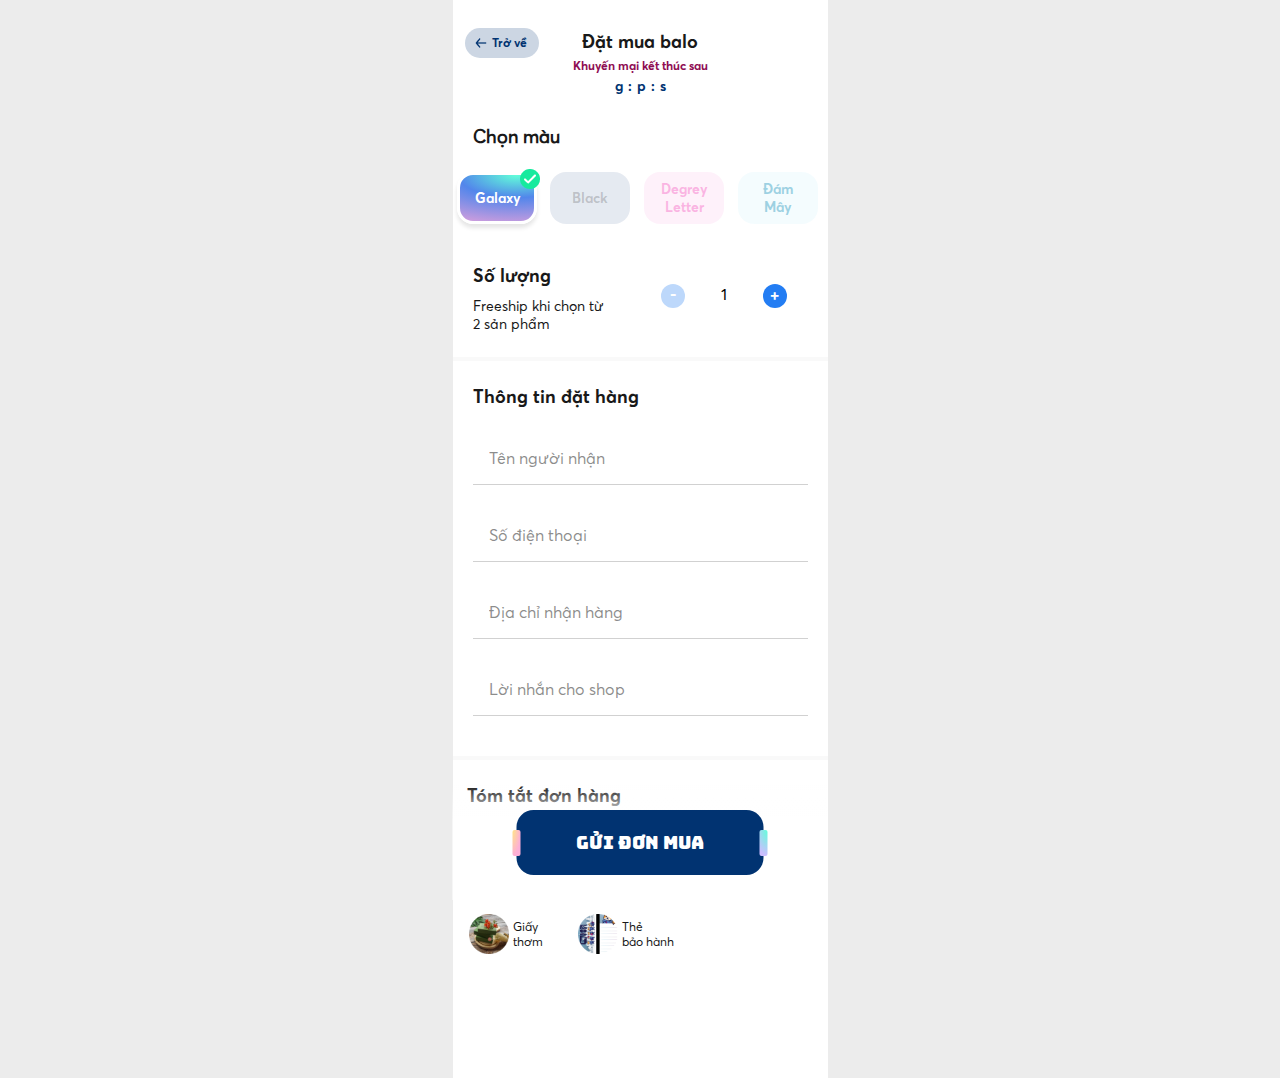
<file: booking.html>
<!DOCTYPE html>
<html>

<head>
    <meta charset="utf-8">
    <meta http-equiv="X-UA-Compatible" content="IE=edge">
    <title>Booking</title>
    <meta name="description" content="">
    <meta name="viewport" content="width=device-width, initial-scale=1">
    <link rel="stylesheet" type="text/css" href="css/style.css">
    <!-- Google Tag Manager -->
<script>(function(w,d,s,l,i){w[l]=w[l]||[];w[l].push({'gtm.start':
new Date().getTime(),event:'gtm.js'});var f=d.getElementsByTagName(s)[0],
j=d.createElement(s),dl=l!='dataLayer'?'&l='+l:'';j.async=true;j.src=
'https://www.googletagmanager.com/gtm.js?id='+i+dl;f.parentNode.insertBefore(j,f);
})(window,document,'script','dataLayer','GTM-NTM235M');</script>
<!-- End Google Tag Manager -->
</head>

<body>
    <section class="body">
        <div class="container-fuild">
            <section class="section-time-booking">
                <button onclick="redirect()" type="button">Trở về</button>
                <div class="time-booking-text">
                    <p class="text-1">Đặt mua balo</p>
                    <p class="text-2">Khuyến mại kết thúc sau</p>
                    <div class="booking-countdown">
                        <div class="hours-container">
                            <span class="hours time-block"></span><span class="hours-label time-label">g</span>
                        </div>
                        <p>:</p>
                        <div class="minutes-container">
                            <span class="minutes time-block"></span><span class="minutes-label time-label">p</span>
                        </div>
                        <p>:</p>
                        <div class="seconds-container">
                            <span class="seconds time-block"></span><span class="seconds-label time-label">s</span>
                        </div>
                    </div>
                </div>
            </section>
            <section class="section-form-booking">
                <div class="choose-color-title">
                    <p class="text-3">Chọn màu</p>
                </div>
                <form action="https://sheetdb.io/api/v1/czmocbd4epz3t" method="POST" id="form-buy">
                    <div class="choose-color mo-grid">
                        <button id="btn-galaxy" class="btn btn-galaxy active" type="button">Galaxy</button>
                        <button id="btn-black" class="btn btn-black" type="button">Black</button>
                        <button id="btn-degrey" class="btn btn-degrey" type="button">Degrey Letter</button>
                        <button id="btn-cloud" class="btn btn-cloud" type="button">Đám Mây</button>
                    </div>
                    <div class="number mo-grid">
                        <div class="number-text">
                            <p class="text-12">Số lượng</p>
                            <p class="text-13">Freeship khi chọn từ</p>
                            <p class="text-14">2 sản phẩm</p>
                        </div>
                        <div class="number-button">
                            <a class="btn-minus">-</a>
                            <span class="number-balo">1</span>
                            <a class="btn-plus">+</a>
                        </div>
                    </div>
                    <div class="infor-booking-title">
                        <p class="text-3">Thông tin đặt hàng</p>
                    </div>
                    <div class="input-booking">
                        <input name="data[source]" type="hidden" id="source" name="source" value="">
                        <input name="data[number]" type="hidden" id="number" name="number" value="1">
                        <input name="data[type]" type="hidden" id="pro-type" name="pro-type" value=" Galaxy ">
                        <input name="data[time]" type="hidden" id="time" name="time" value="">
                        <input name="data[name]" id="name" placeholder="Tên người nhận" required>
                        <input name="data[phone]" id="phone" minlength="10" pattern="[0-9]{10}" maxlength="10" placeholder="Số điện thoại"
                            required>
                        <input name="data[address]" id="address" placeholder="Địa chỉ nhận hàng" required>
                        <input name="data[message]" id="message" placeholder="Lời nhắn cho shop">
                    </div>
                    <section class="section-infor-booking">
                        <div class="summary-order">
                            <p class="text-4">Tóm tắt đơn hàng</p>
                        </div>
                        <div class="book-price mo-grid">
                            <div class="booking-name">
                                <p class="text-5">Balo DEGREY</p>
                            </div>
                            <div class="booking-price">
                                <p class="text-6">299k/ 1 chiếc</p>
                                <p class="text-7">*Chưa bao gồm phí ship</p>
                            </div>
                        </div>
                        <div class="gitf">
                            <p class="text-8">Được tặng</p>
                        </div>
                        <div class="gitf-detail">
                            <div class="gitf-1 mo-grid">
                                <figure>
                                    <img src="images/gift-1.png" alt="">
                                </figure>
                                <div class="gift-detail">
                                    <p class="text-8">Giấy</p>
                                    <p class="text-9">thơm</p>
                                </div>
                            </div>
                            <div class="gitf-2 mo-grid">
                                <figure>
                                    <img src="images/gift-2.png" alt="">
                                </figure>
                                <div class="gift-detail">
                                    <p class="text-10">Thẻ</p>
                                    <p class="text-11">bảo hành</p>
                                </div>
                            </div>
                        </div>
                    </section>
                    <section class="btn-buy-now section-send-order">
                        <button id="submit" class="submit" type="submit">GỬI ĐƠN MUA</button>
                    </section>
                </form>
            </section>
        </div>
    </section>
</body>
<!-- Google Tag Manager (noscript) -->
<noscript><iframe src="https://www.googletagmanager.com/ns.html?id=GTM-NTM235M"
height="0" width="0" style="display:none;visibility:hidden"></iframe></noscript>
<!-- End Google Tag Manager (noscript) -->
<script src="lib/jquery-3.3.1.min.js"></script>
<script>
    function redirect() {
        var utm_source = new URLSearchParams(window.location.search).get("utm_source");
        if (utm_source != null) {
            location.href = 'index.html?utm_source=' + utm_source;
        } else {
            location.href = 'index.html'
        }
    }
    $(".btn-plus").click(function () {
        number = $('.number-balo').text();
        var numberplus = (parseInt(number, 10) + 1);
        $(".number-balo").text(numberplus);
        document.getElementById("number").value = numberplus;
        if (numberplus > 1) {
            $(".text-6").text(numberplus * 299 + "k/ " + numberplus + " chiếc");
            $(".text-7").text("Freeship");
        }
    });
    $(".btn-minus").click(function () {
        number = $('.number-balo').text();
        if (number != "1") {
            var numberplus = (parseInt(number, 10) - 1);
            $(".number-balo").text(numberplus);
            document.getElementById("number").value = numberplus;
            if (numberplus == 1) {
                $(".text-6").text("299k/ 1 chiếc");
                $(".text-7").text("*Chưa bao gồm phí ship");
            } else {
                $(".text-6").text(numberplus * 299 + "k/ " + numberplus + " chiếc");
                $(".text-7").text("Freeship");
            }
        }
    });
    $(".btn-galaxy").click(function () {
        var check = $('.active').length
        var galaxy = document.querySelector('.btn-galaxy').classList.contains('active')
        var type = document.getElementById("pro-type").value;
        if (galaxy) {
            if (check > 1) {
                $('.btn-galaxy').removeClass('active');
                document.getElementById("pro-type").value = type.replace(" Galaxy ", "");
            }
        } else {
            $('.btn-galaxy').addClass('active');
            document.getElementById("pro-type").value = (type + " Galaxy ");
        }
    });
    $(".btn-black").click(function () {
        var check = $('.active').length
        var black = document.querySelector('.btn-black').classList.contains('active')
        var type = document.getElementById("pro-type").value;
        if (black) {
            if (check > 1) {
                $('.btn-black').removeClass('active');
                document.getElementById("pro-type").value = type.replace(" Black ", "");
            }
        } else {
            $('.btn-black').addClass('active');
            document.getElementById("pro-type").value = (type + " Black ");
        }
    });
    $(".btn-degrey").click(function () {
        var check = $('.active').length
        var degrey = document.querySelector('.btn-degrey').classList.contains('active')
        var type = document.getElementById("pro-type").value;
        if (degrey) {
            if (check > 1) {
                $('.btn-degrey').removeClass('active');
                document.getElementById("pro-type").value = type.replace(" Degrey Letter ", "");
            }
        } else {
            $('.btn-degrey').addClass('active');
            document.getElementById("pro-type").value = (type + " Degrey Letter ");
        }
    });
    $(".btn-cloud").click(function () {
        var check = $('.active').length
        var cloud = document.querySelector('.btn-cloud').classList.contains('active')
        var type = document.getElementById("pro-type").value;
        if (cloud) {
            if (check > 1) {
                $('.btn-cloud').removeClass('active');
                document.getElementById("pro-type").value = type.replace(" Đám Mây ", "");
            }
        } else {
            $('.btn-cloud').addClass('active');
            document.getElementById("pro-type").value = (type + " Đám Mây ");
        }
    });
    var today = new Date();
    var dd = String(today.getDate()).padStart(2, '0');
    var mm = String(today.getMonth() + 1).padStart(2, '0'); //January is 0!
    var yyyy = today.getFullYear();

    today = mm + '/' + dd + '/' + yyyy;
    document.getElementById("time").value = today;
    var form = document.getElementById('form-buy');
    form.addEventListener("submit", e => {
        e.preventDefault();
        var type = document.getElementById("pro-type").value
        document.getElementById("pro-type").value = type.replaceAll('  ', ',')
        var utm_source = new URLSearchParams(window.location.search).get("utm_source");
        if (utm_source != null) {
            document.getElementById("source").value = utm_source;
        }
        var namefb = document.getElementById("name").value;
        document.cookie = "namefb=" + namefb;
        var phonefb = document.getElementById("phone").value;
        document.cookie = "phonefb=" + phonefb;
        var addressfb = document.getElementById("address").value;
        document.cookie = "addressfb=" + addressfb;
        var typefb = document.getElementById("pro-type").value;
        document.cookie = "typefb=" + typefb;
        fetch(form.action, {
            method: "POST",
            body: new FormData(document.getElementById("form-buy")),
        }).then(
            response => response.json()
        ).then((html) => {
            document.getElementById("name").value = "";
            document.getElementById("phone").value = "";
            document.getElementById("address").value = "";
            document.getElementById("message").value = "";
            window.location.href = "thankyou.html";
        });
    });
</script>
<script>
    const countDownClock = (number = 100, format = 'seconds') => {

        const d = document;
        const hoursElement = d.querySelector('.hours');
        const minutesElement = d.querySelector('.minutes');
        const secondsElement = d.querySelector('.seconds');
        let countdown;
        convertFormat(format);


        function convertFormat(format) {
            switch (format) {
                case 'seconds':
                    return timer(number);
                case 'minutes':
                    return timer(number * 60);
                case 'hours':
                    return timer(number * 60 * 60);
            }
        }

        function timer(seconds) {
            const now = Date.now();
            const then = now + seconds * 1000;

            countdown = setInterval(() => {
                const secondsLeft = Math.round((then - Date.now()) / 1000);

                if (secondsLeft <= 0) {
                    clearInterval(countdown);
                    return;
                };

                displayTimeLeft(secondsLeft);

            }, 1000);
        }

        function displayTimeLeft(seconds) {
            hoursElement.textContent = Math.floor((seconds % 86400) / 3600);
            minutesElement.textContent = Math.floor((seconds % 86400) % 3600 / 60);
            secondsElement.textContent = seconds % 60 < 10 ? `0${seconds % 60}` : seconds % 60;
        }
    }
    /*
      start countdown
      enter number and format
      hours, minutes or seconds
    */
    countDownClock(3, 'hours');
</script>

</html>
</file>
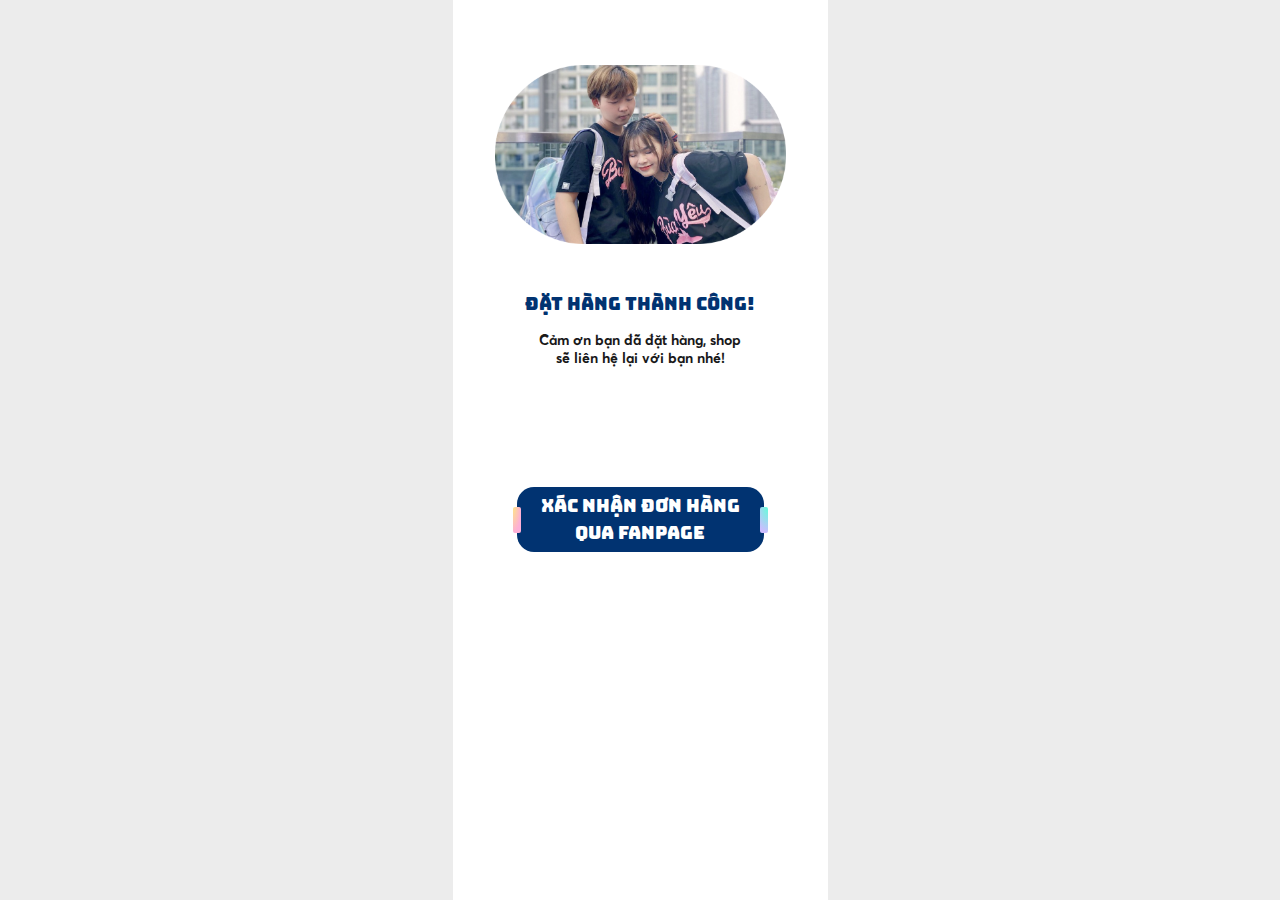
<file: thankyou.html>
<!DOCTYPE html>
<html>

<head>
    <meta charset="utf-8">
    <meta http-equiv="X-UA-Compatible" content="IE=edge">
    <title></title>
    <meta name="description" content="">
    <meta name="viewport" content="width=device-width, initial-scale=1">
    <link rel="stylesheet" href="lib/wowjs/animate.min.css">
    <link rel="stylesheet" type="text/css" href="css/style.css">
    <!-- Google Tag Manager -->
<script>(function(w,d,s,l,i){w[l]=w[l]||[];w[l].push({'gtm.start':
new Date().getTime(),event:'gtm.js'});var f=d.getElementsByTagName(s)[0],
j=d.createElement(s),dl=l!='dataLayer'?'&l='+l:'';j.async=true;j.src=
'https://www.googletagmanager.com/gtm.js?id='+i+dl;f.parentNode.insertBefore(j,f);
})(window,document,'script','dataLayer','GTM-NTM235M');</script>
<!-- End Google Tag Manager -->
</head>

<body>
    <section class="body">
        <div class="container-fuild">
            <section class="section-msg">
                <figure>
                    <img src="images/thankyou.png" alt="">
                </figure>
                <p class="text-1">Đặt hàng thành công!</p>
                <p class="text-2">Cảm ơn bạn đã đặt hàng, shop sẽ liên hệ lại với bạn nhé!</p>
            </section>
            <section class="btn-buy-now section-share">
                <button id="home" class="home" onclick="inbox()" type="button">Xác nhận đơn hàng qua Fanpage</button>
            </section>
        </div>
    </section>
</body>
<!-- Google Tag Manager (noscript) -->
<noscript><iframe src="https://www.googletagmanager.com/ns.html?id=GTM-NTM235M"
height="0" width="0" style="display:none;visibility:hidden"></iframe></noscript>
<!-- End Google Tag Manager (noscript) -->
<script src="lib/wowjs/wow.min.js"></script>
<script>
    new WOW().init();
    function inbox() {
        var allcookies = document.cookie;
        cookiearray = allcookies.split(';');
        for (var i = 0; i < cookiearray.length; i++) {
            if (cookiearray[i].includes("namefb")) {
                namefb = cookiearray[i].split('=')[1];
            }
            if (cookiearray[i].includes("phonefb")) {
                phonefb = cookiearray[i].split('=')[1];
            }
            if (cookiearray[i].includes("addressfb")) {
                addressfb = cookiearray[i].split('=')[1];
            }
            if (cookiearray[i].includes("typefb")) {
                typefb = cookiearray[i].split('=')[1];
            }
        }
        location.href = 'https://m.me/533904126981650/?ref=Balo-Degrey.' + namefb + '.' + phonefb + '.' + addressfb + '.' + typefb + '.';
    }
</script>

</html>
</file>
<file: css/style.css>
/* #region GLOBAL*/
@font-face {
  font-family: "Bungee";
  src: url("../fonts/Bungee-Regular.ttf") format("truetype");
  font-weight: normal;
  font-style: normal;
  font-display: swap;
}
@font-face {
  font-family: "AvertaRegular";
  src: url("../fonts/Averta-Regular.otf") format("truetype");
  font-weight: normal;
  font-style: normal;
  font-display: swap;
}
@font-face {
  font-family: "AvertaBold";
  src: url("../fonts/Averta-Bold.otf") format("truetype");
}
html,
body {
  color: #000;
  font-family: "AvertaRegular", sans-serif;
  margin: 0;
  padding: 0;
  background: #ececec;
}

body * {
  outline: none;
}

h1,
h2,
h3,
h4,
h5,
h6 {
  color: unset;
  display: unset;
  font-family: unset;
  font-size: unset;
  font-weight: unset;
  margin: 0;
  padding: 0;
}

a {
  color: #2a2a2a;
  text-decoration: none;
}

a:hover,
a:focus,
a:active {
  text-decoration: none;
  color: #183885;
  outline: none;
  -webkit-transition: all 100ms ease 0s;
  -moz-transition: all 100ms ease 0s;
  -o-transition: all 100ms ease 0s;
  transition: all 100ms ease 0s;
}
figure {
  margin: 0;
}
p {
  margin: 0;
}
.container-fuild {
  height: 100vh;
  background: #fff;
}
.owl-carousel {
  -ms-touch-action: pan-y;
  touch-action: pan-y;
}
.owl-nav .fa,
.slider-controls .fa {
  position: absolute;
  top: 50%;
  transform: translateY(-50%);
  width: 32px;
  height: 32px;
  background: rgba(0, 0, 0, 0.5);
  border-radius: 50%;
  text-align: center;
  line-height: 1.9;
  color: #fff;
  z-index: 10;
}
.owl-nav .owl-prev .fa,
.slider-controls .slider-left .fa,
.slider-controls .slider-left-1 .fa,
.slider-controls .slider-left-2 .fa,
.slider-controls .slider-left-4 .fa,
.slider-controls .slider-left-3 .fa {
  left: 0;
}
.owl-nav .owl-next .fa,
.slider-controls .slider-right .fa,
.slider-controls .slider-right-1 .fa,
.slider-controls .slider-right-2 .fa,
.slider-controls .slider-right-4 .fa,
.slider-controls .slider-right-3 .fa {
  right: 0;
}
.owl-dots {
  position: absolute;
  bottom: -20px;
  left: 50%;
  transform: translateX(-50%);
  display: inline-flex;
}
.owl-dots .owl-dot span {
  width: 8px;
  height: 8px;
  background: rgba(1, 51, 113, 0.2);
  display: block;
  border-radius: 50%;
  margin: 0 8px;
}
.owl-dots .owl-dot.active span {
  background: #013371;
}
/*#endregion */

/* #region INFOR*/
.section-infor {
  background: url(../images/bg-infor.png) #dcf0ff no-repeat top center;
  text-align: center;
}
.infor-text {
  padding-top: 80px;
}
.infor-text .infor-text-1 {
  line-height: 1.4;
}
.infor-text .infor-text-1 p {
  font-size: 16px;
  color: #013371;
  font-family: "Bungee";
}
.infor-text .infor-text-2 {
  margin-top: 10px;
}
.infor-text .infor-text-2 p {
  color: #8f0e54;
  font-size: 30px;
  font-family: "AvertaBold";
  font-weight: 800;
}
.infor-text .infor-text-2 span {
  color: #013371;
}
.infor-image {
  margin: 15px 0;
}
.infor-image img {
  animation: 1s ease 0s normal both 1 running zoomIn;
  width: 276px;
}
.buy-now {
  margin-top: -25px;
  padding-bottom: 65px;
}
.buy-now .price span.unit {
  font-size: 21px;
}
.buy-now .price span {
  font-family: "AvertaBold";
  font-weight: 800;
  font-size: 30px;
  color: #013371;
  text-shadow: 1px 2px 2px #f5a595;
  position: relative;
  display: inline-block;
}
.buy-now .price .only {
  font-family: "AvertaBold";
  font-weight: 700;
  font-size: 12px;
  color: #013371;
  position: absolute;
  left: -20px;
  top: -5px;
  text-shadow: none;
}
.btn-buy-now {
  margin-top: 15px;
}
.btn-buy-now button {
  font-family: "Bungee";
  width: 247px;
  height: 65px;
  background: #013371;
  border-radius: 17px;
  border: navajowhite;
  font-size: 18px;
  color: #fff;
  position: relative;
  cursor: pointer;
}
.btn-buy-now button::after {
  position: absolute;
  width: 8px;
  height: 26px;
  display: block;
  right: -4px;
  top: 50%;
  background: radial-gradient(
    163.52% 100% at 100% 0%,
    #62ffd9 0%,
    #ccbdff 100%
  );
  border-radius: 2px;
  transform: translateY(-50%);
  content: "";
}
.btn-buy-now button::before {
  position: absolute;
  width: 8px;
  height: 26px;
  display: block;
  left: -4px;
  top: 50%;
  background: radial-gradient(100% 100% at 0% 0%, #ffe587 0%, #fdafd6 100%);
  border-radius: 2px;
  transform: translateY(-50%);
  content: "";
}
.btn-content {
  position: relative;
  display: inline-block;
}
.btn-buy-now img {
  position: absolute;
  left: -22px;
  bottom: -42px;
  transform: rotate(40deg);
}
.user-buy {
  margin-top: 15px;
}
.user-buy p {
  font-size: 14px;
  color: #8f0e54;
  font-family: "AvertaBold";
  font-weight: 700;
}
/*#endregion */

/* #region TEMPLATE*/
.section-template {
  text-align: center;
  padding-top: 35px;
  background: #dcf0ff;
  position: relative;
  overflow: hidden;
}
.section-template::after {
  position: absolute;
  content: "";
  width: 158px;
  height: 158px;
  right: -130px;
  top: 3%;
  background: radial-gradient(
    163.52% 100% at 100% 0%,
    #62ffd9 0%,
    #ccbdff 100%
  );
  border-radius: 50%;
}
.section-template::before {
  position: absolute;
  content: "";
  width: 122px;
  height: 122px;
  left: -103px;
  bottom: 40%;
  background: radial-gradient(
    163.52% 100% at 100% 0%,
    #62ffd9 0%,
    #ccbdff 100%
  );
  border-radius: 50%;
}
.template-text {
  line-height: 1.3;
}
.template-text p {
  font-size: 28px;
  color: #013371;
  font-family: "AvertaBold";
  font-weight: 800;
}
.template-image {
  position: relative;
}
.template-image img {
  width: 263px;
}
.play-boy {
  position: absolute;
  right: 20px;
  bottom: 45px;
}
/*#endregion */

/* #region CHOOSE*/
.section-choose {
  text-align: center;
  background: #dcf0ff;
  padding-bottom: 45px;
}
.section-choose .owl-stage {
    height: 350px !important;
    overflow: hidden !important;
}
.choose-title {
  display: inline-block;
  margin: auto;
}
.choose-title p {
  background: url(../images/choose-point.png) #dcf0ff no-repeat left center;
  font-size: 14px;
  color: #013371;
  padding-left: 20px;
  font-family: "AvertaBold";
  font-weight: 600;
}
.nav-pills-primary.choose-color {
  padding: 0;
  display: inline-flex;
  border: 0;
  text-align: center;
}
.nav-pills-primary li {
  list-style-type: none;
}
.nav-pills-primary .nav-link {
  border: 2px solid #fff;
  width: 22px;
  height: 22px;
  display: block;
  border-radius: 50%;
  margin: 0 20px;
  transition: width 0.3s, height 0.3s;
  cursor: pointer;
}
.nav-pills-primary .nav-link.nav-degrey {
  background: url(../images/logo-degrey.png) #fff no-repeat 2px center;
  background-size: 17px;
}
.nav-pills-primary .select-tab .nav-link {
  width: 34px;
  height: 34px;
  margin-top: -6px;
}
.nav-pills-primary .select-tab .nav-link.nav-degrey {
  background: url(../images/logo-degrey.png) #fff no-repeat 6px center;
  background-size: 20px;
  border: 2px solid #64cbec;
}
.nav-pills-primary .nav-link.nav-galaxy {
  background: radial-gradient(
    163.52% 100% at 100% 0%,
    #62ffd9 0%,
    #5286eb 53.59%,
    #e9a2da 94.48%
  );
}
.nav-pills-primary .nav-link.nav-balck {
  background: #494949;
}
.tab-content .tab-pane {
  padding: 0 16px;
}
.tab-content .tab-pane p {
  font-size: 22px;
  color: #013371;
  font-family: "AvertaBold";
  font-weight: 700;
  text-shadow: 2px 1px 1px #90aaf4;
  padding: 30px 0;
}
.tab-content .tab-pane p.text-10 {
  color: #494949;
  text-shadow: none;
}
.tab-content .tab-pane p.text-30 {
  color: #f35dbd;
  text-shadow: none;
}
.tab-content .tab-pane p.text-30 span {
  color: #5c6bed;
}
.items-galaxy-all,
.items-black-all,
.items-degrey-all,
.items-cloud-all,
.custom-image-list {
  position: relative;
  padding-bottom: 16px;
}
.items-galaxy,
.items-black,
.items-cloud,
.items-degrey {
  display: inline-block !important;
  width: 100%;
  clear: both;
}
.item-product a {
  display: block !important;
}
.thumbnail-items-galaxy,.thumbnail-items-black,.thumbnail-items-degrey,.thumbnail-items-cloud{
  display: none !important;
}
.thumbnail-items-galaxy .active.center .item-product img,
.thumbnail-items-black .active.center .item-product img,
.thumbnail-items-degrey .active.center .item-product img,
.thumbnail-items-cloud .active.center .item-product img,
.thumbnail-items-custom .active.center .item-custom-image img {
  border: 2px solid #f778ca;
}
.thumbnail-items-galaxy .item-product img,
.thumbnail-items-black .item-product img,
.thumbnail-items-degrey .item-product img,
.thumbnail-items-cloud .item-product img,
.thumbnail-items-custom .item-custom-image img {
  height: 68px;
  object-fit: cover;
  border-radius: 8px;
  border: 2px solid #fff;
}
.item-product img {
  height: 350px;
  object-fit: cover;
}
.disabled {
  display: none;
}
/*#endregion */

/* #region FEATURE*/
.section-feature {
  text-align: center;
  padding-top: 56px;
  background: #dcf0ff;
  position: relative;
  background: url(../images/bg-sale-1.png) #dcf0ff no-repeat bottom center;
}
.section-feature::after {
  position: absolute;
  content: "";
  width: 36px;
  height: 92px;
  right: 0;
  top: 2%;
  background: url(../images/bg-feature-1.png) no-repeat top right;
}
.section-feature::before {
  position: absolute;
  content: "";
  width: 229px;
  height: 460px;
  left: 0;
  top: 10%;
  background: url(../images/bg-feature-2.png) no-repeat top left;
  z-index: 0;
}
.feature-text {
  line-height: 1.3;
  margin-bottom: 12px;
}
.feature-text p {
  font-size: 28px;
  color: #013371;
  font-family: "AvertaBold";
  font-weight: 800;
}
.feature-item {
  margin: 16px;
  background: #fff;
  border-radius: 16px;
  text-align: center;
  height: 307px;
  position: relative;
}
.feature-item:first-child {
  position: relative;
}
.my-eye {
  position: absolute;
  right: 0;
  top: -83px;
}
.feature-item figure {
  position: relative;
  display: inline-block;
}
.feature-item .star {
  position: absolute;
  top: -7px;
  right: 0;
}
.feature-item:last-child {
  margin-bottom: 0;
}
.feature-item img {
  margin: 25px 0 23px;
  width: 129px;
}
.star img {
  width: 47px;
}
.feature-title p {
  color: #8f0e54;
  font-size: 22px;
  font-family: "AvertaBold";
  font-weight: 700;
  margin-bottom: 16px;
}
.feature-detail {
  padding: 0 10%;
}
.feature-detail p {
  font-size: 16px;
  font-family: "AvertaRegular";
  font-weight: 700;
  color: #013371;
}
/*#endregion */

/* #region SALE*/
.section-sale {
  background: url(../images/bg-sale.png) #ffebee no-repeat top center;
  text-align: center;
  padding-top: 74px;
  height: 800px;
}
.sale-title {
  line-height: 1.6;
  margin-bottom: 45px;
}
.sale-title p {
  font-family: "Bungee";
  font-size: 22px;
  color: #ffe587;
}
.sale-title p.text-20 {
  color: #013371;
  font-size: 16px;
}

.sale-items {
  margin: 0 26px;
  border: 1px solid rgba(255, 255, 255, 0.5);
  border-radius: 18px;
  padding: 24px;
}
.mo-grid {
  display: grid;
}
.sale-items {
  margin-bottom: 64px;
}
.sale-items img {
  width: 82px;
}
.sale-item {
  grid-template-columns: max-content auto;
  grid-gap: 12px;
  position: relative;
}
.sale-item::after {
  position: absolute;
  content: "";
  left: -36px;
  top: 50%;
  transform: translateY(-50%);
  width: 24px;
  height: 24px;
  background: #fff;
  opacity: 0.2;
  border-radius: 50%;
}
.sale-item figure {
  position: relative;
}
.sale-item figure:after {
  position: absolute;
  content: "";
  left: -25px;
  top: 50%;
  transform: translateY(-50%);
  width: 2px;
  height: 8px;
  background: #fff;
}
.sale-item figure:before {
  position: absolute;
  content: "";
  left: -28px;
  top: 50%;
  transform: translateY(-50%);
  width: 8px;
  height: 2px;
  background: #fff;
}
.sale-item-text {
  text-align: left;
  position: relative;
}
.sale-item-text p {
  position: absolute;
  top: 50%;
  transform: translateY(-50%);
  width: 75%;
}
.sale-item-text p {
  font-family: "AvertaBold";
  font-weight: 800;
  font-size: 16px;
  color: #fff;
}
.sale-item.mo-grid:first-child {
  margin-bottom: 20px;
}
.sale-time-title p {
  font-family: "AvertaBold";
  font-weight: 800;
  font-size: 22px;
  color: #ffe587;
}
.sale-cost .text-24 {
  font-size: 30px;
  text-align: center;
  text-decoration-line: line-through;
  color: #013371;
}
.sale-cost span {
  font-size: 21px;
  text-align: center;
  text-decoration-line: line-through;
  color: #013371;
}
.sale-price .text-25 {
  font-size: 30px;
  text-align: center;
  color: #ffffff;
  font-family: "AvertaBold";
  font-weight: 800;
  text-shadow: 1px 2px 2px #013371;
}
.sale-price span {
  font-size: 21px;
  text-align: center;
  color: #ffffff;
  font-family: "AvertaBold";
  font-weight: 800;
  text-shadow: 1px 2px 2px #013371;
}
.sale-discount p {
  font-family: "Bungee";
  font-size: 14px;
  text-align: center;
  color: #8f0e54;
  line-height: 1;
}
.sale-discount {
  background: #ffe587;
  border-radius: 9px;
  padding: 4px 4px 4px 8px;
  position: absolute;
  right: -5px;
  top: -10px;
}
.sale-all-price {
  display: inline-flex;
  position: relative;
  padding-right: 40px;
}
.sale-cost {
  display: block ruby;
  margin-right: 10px;
}
.sale-price {
  display: block ruby;
}
.sale-booking {
  margin-bottom: 38px;
  margin-top: 10px;
}
.product-buy p {
  font-family: "AvertaBold";
  font-weight: 600;
  font-size: 14px;
  color: #ffffff;
}

.sale-countdown {
  text-align: center;
  display: inline-flex;
  margin: 24px 0 45px;
}

.sale-countdown .time-block {
  width: 46px;
  height: 46px;
  background: #fff;
  text-align: center;
  line-height: 2;
  border-radius: 4px;
  font-weight: 800;
  font-size: 22px;
  color: #013371;
  font-family: "AvertaBold";
}
.sale-countdown p {
  font-weight: 800;
  font-size: 22px;
  color: #ffffff;
  padding-top: 6px;
  margin: 0 20px;
  font-family: "AvertaBold";
}
.sale-countdown .time-label {
  font-size: 18px;
  color: #000000;
  margin-top: 8px;
}
/*#endregion */

/* #region FEEDBACK*/
.section-feedback {
  padding: 48px 0 155px;
  background: url(../images/bg-feedback.png) #fff no-repeat bottom center;
  text-align: center;
  position: relative;
}
.section-feedback::after {
  position: absolute;
  content: "";
  width: 45px;
  height: 110px;
  right: 0;
  top: -2%;
  background: url(../images/feed-item-1.png) no-repeat top right;
}
.section-feedback::before {
  position: absolute;
  content: "";
  width: 49px;
  height: 86px;
  left: 0;
  top: 8%;
  background: url(../images/feed-item-2.png) no-repeat top right;
}
.feedback-title p {
  font-family: "AvertaBold";
  font-weight: 800;
  font-size: 28px;
  color: #8f0e54;
}
.feedback-title {
  padding: 0 20%;
  margin-bottom: 40px;
}
.image-list {
  text-align: center;
}
.image-list img {
  width: 230px !important;
  margin: auto;
}
.image-list .owl-nav .owl-prev .fa {
  left: 24px;
}
.image-list .owl-nav .owl-next .fa {
  right: 24px;
}
.items-image,
.items-custom-image {
  display: inline-block !important;
  width: 100%;
  clear: both;
}
.items-custom-image a {
  display: block !important;
}
.items-custom-image img {
  height: 350px;
  object-fit: cover;
}
.custom-image p {
  font-family: "AvertaBold";
  font-weight: 600;
  font-size: 14px;
  color: #8f0e54;
}
.custom-image {
  margin: 48px 0 26px;
}
.custom-items-all {
  padding: 0 16px;
}
.custom-image-list {
  position: relative;
}
.custom-image-list::after {
  position: absolute;
  content: "";
  width: 85px;
  height: 91px;
  right: -16px;
  bottom: -60%;
  background: url(../images/feed-item-3.png) no-repeat top right;
}
.custom-image-list::before {
  position: absolute;
  content: "";
  width: 40px;
  height: 40px;
  left: 8%;
  bottom: -53%;
  background: url(../images/feed-item-4.png) no-repeat top right;
}
/*#endregion */

/* #region CHECK*/
.section-check {
  text-align: center;
  position: relative;
  background: #fff;
}
.section-check::before {
  position: absolute;
  content: "";
  width: 16px;
  height: 106px;
  right: 0;
  top: 10%;
  background: url(../images/check-1.png) no-repeat right center;
}
.check-booking {
  padding: 220px 0 89px;
  margin: 0;
}
.check-sale {
  position: absolute;
  top: -4%;
  left: 50%;
  transform: translateX(-50%);
}
.check-sale img {
  width: 209px;
}
.check-detail {
  padding: 0 60px;
}
.check-detail p {
  font-family: "AvertaBold";
  font-weight: 700;
  font-size: 16px;
  color: #013371;
}
.check-item {
  padding-bottom: 40px;
}
.check-item img {
  width: 48px;
}
/*#endregion */

/* #region FOOTER*/
.section-footer {
  background: url(../images/bg-footer.png) #fff no-repeat top center;
  padding: 140px 16px 165px;
  position: relative;
}

.slogan-title {
  font-family: "Bungee";
  font-size: 32px;
  color: #013371;
  line-height: 1;
}
.slogan-detail {
  font-family: "AvertaBold";
  font-weight: 700;
  font-size: 14px;
  color: #013371;
  margin: 8px 0 50px;
}
.address-title {
  font-family: "Bungee";
  font-size: 18px;
  color: #013371;
  line-height: 1;
}
.address-detail {
  font-family: "AvertaBold";
  font-weight: 700;
  font-size: 14px;
  color: #013371;
  margin: 8px 0 25px;
}
.phone-title {
  font-family: "Bungee";
  font-size: 18px;
  color: #8f0e54;
  line-height: 1;
}
.phone-detail {
  font-family: "AvertaBold";
  font-weight: 700;
  font-size: 14px;
  color: #013371;
  margin: 8px 0 25px;
}
.call-action {
  grid-template-columns: max-content auto max-content;
  position: fixed;
  width: 100%;
  left: 0;
  background: rgba(0, 0, 0, 0);
  bottom: 0;
  z-index: 1;
}
.now-order img {
  width: 210px;
  padding-top: 5px;
  display: none;
  transition: all 0.1s ease-in-out;
  animation: 1s ease 0s normal both 1 running zoomIn;
  margin: auto;
}
.now-order figure.msg-active img {
  display: block;
}
/*#endregion */

/* #region BOOKING*/

.section-time-booking button {
  font-family: "AvertaBold";
  font-weight: 700;
  font-size: 12px;
  color: #013371;
  border: none;
  padding: 7px 12px 8px 27px;
  border-radius: 15px;
  position: absolute;
  top: 28px;
  cursor: pointer;
  font-family: "AvertaBold";
  background: url(../images/back.png) #ccd6e3 no-repeat 10px center;
}
.section-time-booking button:after {
  font-weight: 700;
  font-size: 12px;
  color: #013371;
  border: none;
  padding: 7px 12px 8px 27px;
  background: #ccd6e3;
  border-radius: 15px;
  position: absolute;
  top: 28px;
  cursor: pointer;
  font-family: "AvertaBold";
}
.section-time-booking {
  padding: 0 12px;
  position: relative;
  background: #fff;
}
.time-booking-text {
  text-align: center;
  padding-top: 30px;
}
.time-booking-text .text-1 {
  font-family: "AvertaBold";
  font-weight: 700;
  font-size: 18px;
  color: #191919;
  margin-bottom: 5px;
}
.time-booking-text .text-2 {
  font-family: "AvertaBold";
  font-weight: 700;
  font-size: 12px;
  color: #8f0e54;
}
.choose-color-title p {
  font-weight: 700;
  font-size: 18px;
  color: #191919;
}
.section-form-booking {
  padding-top: 30px;
  background: #fff;
}
.choose-color-title {
  margin-bottom: 24px;
  padding: 0 20px;
}
.choose-color {
  padding-bottom: 40px;
  text-align: center;
  grid-template-columns: 1fr 1fr 1fr 1fr;
}
#form-buy input {
  width: 100%;
  width: -moz-available; /* WebKit-based browsers will ignore this. */
  width: -webkit-fill-available; /* Mozilla-based browsers will ignore this. */
  width: stretch;
  border: none;
  border-bottom: 1px solid rgba(25, 25, 25, 0.2);
  padding: 16px;
  font-size: 16px;
  font-weight: 400;
  color: #191919;
  margin: 0 20px;
  margin-top: 24px;
  font-family: "AvertaRegular";
}
input::-webkit-input-placeholder {
  /* Edge */
  font-family: "AvertaRegular";
  color: rgba(25, 25, 25, 0.5);
}

input:-ms-input-placeholder {
  /* Internet Explorer 10-11 */
  font-family: "AvertaRegular";
  color: rgba(25, 25, 25, 0.5);
}

input::placeholder {
  font-family: "AvertaRegular";
  color: rgba(25, 25, 25, 0.5);
}
.infor-booking-title p {
  font-family: "AvertaBold";
  font-weight: 700;
  font-size: 18px;
  color: #191919;
}
.infor-booking-title {
  padding: 0 20px;
  margin-top: 24px;
}

.summary-order {
  padding: 0 14px;
  margin-bottom: 16px;
}
.section-infor-booking {
  padding: 24px 0 120px;
  border-top: 4px solid rgba(196, 196, 196, 0.1);
  margin-top: 40px;
}
.summary-order p {
  font-family: "AvertaBold";
  font-weight: 700;
  font-size: 18px;
  color: #191919;
}

.booking-name p {
  font-weight: 700;
  font-size: 16px;
  color: #013371;
  font-family: "AvertaBold";
}
.book-price {
  padding: 0 16px;
  grid-template-columns: 1fr 1fr;
  margin-bottom: 17px;
}
.booking-price .text-6 {
  font-family: "AvertaBold";
  font-weight: 700;
  font-size: 18px;
  color: #8f0e54;
}
.booking-price {
  text-align: right;
}
.booking-price .text-7 {
  font-family: "AvertaBold";
  font-weight: 700;
  font-size: 12px;
  text-align: right;
  color: #8f0e54;
}
.gitf {
  padding: 0 16px;
  margin-bottom: 16px;
}
.gitf p {
  font-weight: 700;
  font-size: 16px;
  color: #013371;
  font-family: "AvertaBold";
}
.gitf-detail {
  padding: 0 16px;
  display: inline-flex;
}
.gitf-detail img {
  width: 40px;
}
.gitf-1 {
  grid-template-columns: max-content 65px;
  grid-gap: 4px;
}
.gitf-1 p {
  font-size: 12px;
  color: #191919;
}
.gitf-2 {
  grid-template-columns: max-content auto;
  grid-gap: 4px;
}
.gitf-2 p {
  font-size: 12px;
  color: #191919;
}
.gift-detail {
  padding-top: 5px;
}
.section-send-order {
  position: fixed;
  bottom: 0;
  left: 50%;
  transform: translateX(-50%);
  width: 100%;
  text-align: center;
  padding: 25px 0;
  background: linear-gradient(
    180deg,
    rgba(255, 255, 255, 0) 0%,
    #ffffff 29.72%
  );
}
.choose-color button {
  border-radius: 16px;
  width: 80px;
  height: 52px;
  font-weight: 700;
  font-size: 14px;
  font-family: "AvertaBold";
  border: none;
  cursor: pointer;
  position: relative;
  margin: 0 4px;
  transition: all 0.1s ease-in-out;
  text-align: center;
  padding: 0 15px;
}
.choose-color .btn-galaxy {
  background: radial-gradient(
    203.4% 128.66% at 76.06% 0%,
    rgba(98, 255, 217, 0.45) 0%,
    rgba(82, 134, 235, 0.45) 38.36%,
    rgba(233, 162, 218, 0.45) 94.48%
  );
  color: #ffffff;
}
.choose-color .btn-galaxy.active,
.choose-color .select-tab .btn-galaxy {
  background: radial-gradient(
    203.4% 128.66% at 76.06% 0%,
    #62ffd9 0%,
    #5286eb 38.36%,
    #e9a2da 94.48%
  );
  border: 3px solid #ffffff;
  box-shadow: 0px 4px 4px rgba(0, 0, 0, 0.1);
}
.choose-color .btn-galaxy:after {
  position: absolute;
  content: "";
  width: 23px;
  height: 23px;
  background: radial-gradient(
    163.52% 100% at 100% 0%,
    #62ffd9 0%,
    #5286eb 53.59%,
    #e9a2da 94.48%
  );
  border: 2px solid #ffffff;
  box-sizing: border-box;
  box-shadow: 0px 4px 10px rgba(0, 0, 0, 0.15);
  border-radius: 50%;
  left: 12px;
  top: 50%;
  transform: translateY(-50%);
  display: none;
}
.choose-color .btn-black {
  background: rgba(1, 51, 113, 0.1);
  color: rgba(25, 25, 25, 0.2);
}
.choose-color .btn-black.active,
.choose-color .select-tab .btn-black {
  background: #494949;
  border: 3px solid #ffffff;
  box-shadow: 0px 4px 4px rgba(0, 0, 0, 0.1);
  color: #fff;
}
.choose-color .btn-black:after {
  position: absolute;
  content: "";
  width: 23px;
  height: 23px;
  background: #494949;
  box-sizing: border-box;
  border-radius: 50%;
  left: 12px;
  top: 50%;
  transform: translateY(-50%);
  display: none;
}
.choose-color .btn-degrey {
  background: rgba(247, 120, 202, 0.1);
  color: rgba(247, 120, 202, 0.5);
}
.choose-color .btn-degrey.active,
.choose-color .select-tab .btn-degrey {
  background: #f370c4;
  border: 3px solid #ffffff;
  box-shadow: 0px 4px 4px rgba(0, 0, 0, 0.1);
  color: #fff;
}
.choose-color .btn-cloud {
  background: rgba(146, 224, 245, 0.1);
  color: rgba(71, 166, 199, 0.5);
}
.choose-color .btn-cloud.active,
.choose-color .select-tab .btn-cloud {
  background: #47a6c7;
  border: 3px solid #ffffff;
  box-shadow: 0px 4px 4px rgba(0, 0, 0, 0.1);
  color: #fff;
}
.choose-color .btn-degrey:after {
  position: absolute;
  content: "";
  width: 23px;
  height: 23px;
  box-sizing: border-box;
  border-radius: 50%;
  left: 12px;
  top: 50%;
  transform: translateY(-50%);
  background: url(../images/logo-degrey.png) #fff no-repeat 2px center;
  background-size: 13px;
  border: 3px solid #64cbec;
  display: none;
}
.choose-color .btn-galaxy:before,
.choose-color .btn-black:before,
.choose-color .btn-cloud:before,
.choose-color .btn-degrey:before {
  position: absolute;
  content: "";
  width: 0;
  height: 0;
  right: -8px;
  top: -8px;
  background: url(../images/checkmark-circle.png) no-repeat center;
}
.choose-color .btn-galaxy.active:before,
.choose-color .select-tab .btn-galaxy:before,
.choose-color .btn-black.active:before,
.choose-color .select-tab .btn-black:before,
.choose-color .btn-cloud.active:before,
.choose-color .select-tab .btn-cloud:before,
.choose-color .btn-degrey.active:before,
.choose-color .select-tab .btn-degrey:before {
  width: 24px;
  height: 24px;
}
.choose-color .btn-black.active:after,
.choose-color .select-tab .btn-black:after {
  border: 1px solid #fff;
}
.booking-countdown {
  display: inline-flex;
  margin-top: 4px;
  font-family: "AvertaBold";
  font-weight: 700;
  font-size: 14px;
  color: #013371;
}
.booking-countdown p {
  margin: 0 5px;
}
.btn-call img,
.btn-cart img {
  width: 80px;
}

.number {
  grid-template-columns: 1fr 1fr;
  padding: 0 20px 24px 20px;
  border-bottom: 4px solid rgba(196, 196, 196, 0.1);
}
.number .number-text {
  font-family: AvertaRegular;
  font-size: 14px;
  color: #191919;
}
.number .number-text .text-12 {
  font-family: "AvertaBold";
  font-weight: 700;
  font-size: 18px;
  color: #191919;
  padding-bottom: 10px;
}
.number-button a {
  width: 24px;
  height: 24px;
  display: inline-block;
  border-radius: 50%;
  background: #237df3;
  text-align: center;
  color: #fff;
  font-family: "AvertaBold";
  font-weight: 700;
  cursor: pointer;
}
.number-button .number-balo {
  padding: 0px 32px;
  display: inline-block;
}
.number-button {
  text-align: center;
  padding-top: 20px;
}
.number-button .btn-minus {
  background: #bdd8fb;
}
/*#endregion */

/* #region THANKYOU*/

.section-msg {
  text-align: center;
  background: #fff;
}
.section-msg img {
  width: 291px;
  animation: 0.5s ease 0s normal both 0.5 running zoomIn;
}
.section-msg figure {
  padding: 65px 0 45px;
}
.section-msg .text-1 {
  font-family: "Bungee";
  font-size: 18px;
  color: #013371;
  margin-bottom: 16px;
}
.section-msg .text-2 {
  font-family: "AvertaBold";
  font-weight: 700;
  font-size: 14px;
  color: #191919;
  padding: 0 86px;
}
.section-share {
  padding: 120px 0 30px;
  text-align: center;
  background: #fff;
  margin: 0;
}
.btn-buy-now.section-share button {
  line-height: 1.5;
}
.fancybox-thumbs {
  top: auto !important;
  width: auto !important;
  bottom: 0 !important;
  left: 0 !important;
  right: 0 !important;
  height: 95px !important;
  padding: 10px 10px 5px 10px !important;
  box-sizing: border-box !important;
  background: rgba(0, 0, 0, 0.3) !important;
}

.fancybox-show-thumbs .fancybox-inner {
  right: 0 !important;
  bottom: 95px !important;
}
.fancybox-content img {
  width: 400px !important;
}
/*#endregion */

/* #region RESPONSIVE*/
@media screen and (min-width: 376px) and (max-width: 480px) {
  .section-infor {
    background: url(../images/bg-infor.png) #dcf0ff no-repeat 100% 100%/100%;
  }
  .play-boy {
    right: 10%;
  }
  .section-sale {
    background: url(../images/bg-sale.png) #ffebee no-repeat 100% 100%/100%;
  }
  .section-feedback {
    background: url(../images/bg-feedback.png) #fff no-repeat 100% 100%/100%;
  }
  .section-feature {
    background-position: bottom center;
    background-size: contain;
  }
  .section-footer {
    background-position: top right;
    background-size: cover;
  }
  .now-order {
    text-align: right;
  }
  .fancybox-content img {
    width: 100% !important;
  }
}
@media screen and (max-width: 375px) {
  .fancybox-content img {
    width: 100% !important;
  }
}
@media screen and (min-width: 481px) {
  .container-fuild {
    max-width: 375px;
    margin-right: auto;
    margin-left: auto;
    height: 100vh;
    background: #fff;
  }
  .call-action {
    width: 375px;
    left: 50%;
    transform: translateX(-50%);
  }
  .section-send-order {
    width: 375px;
  }
}
/*#endregion */
</file>
